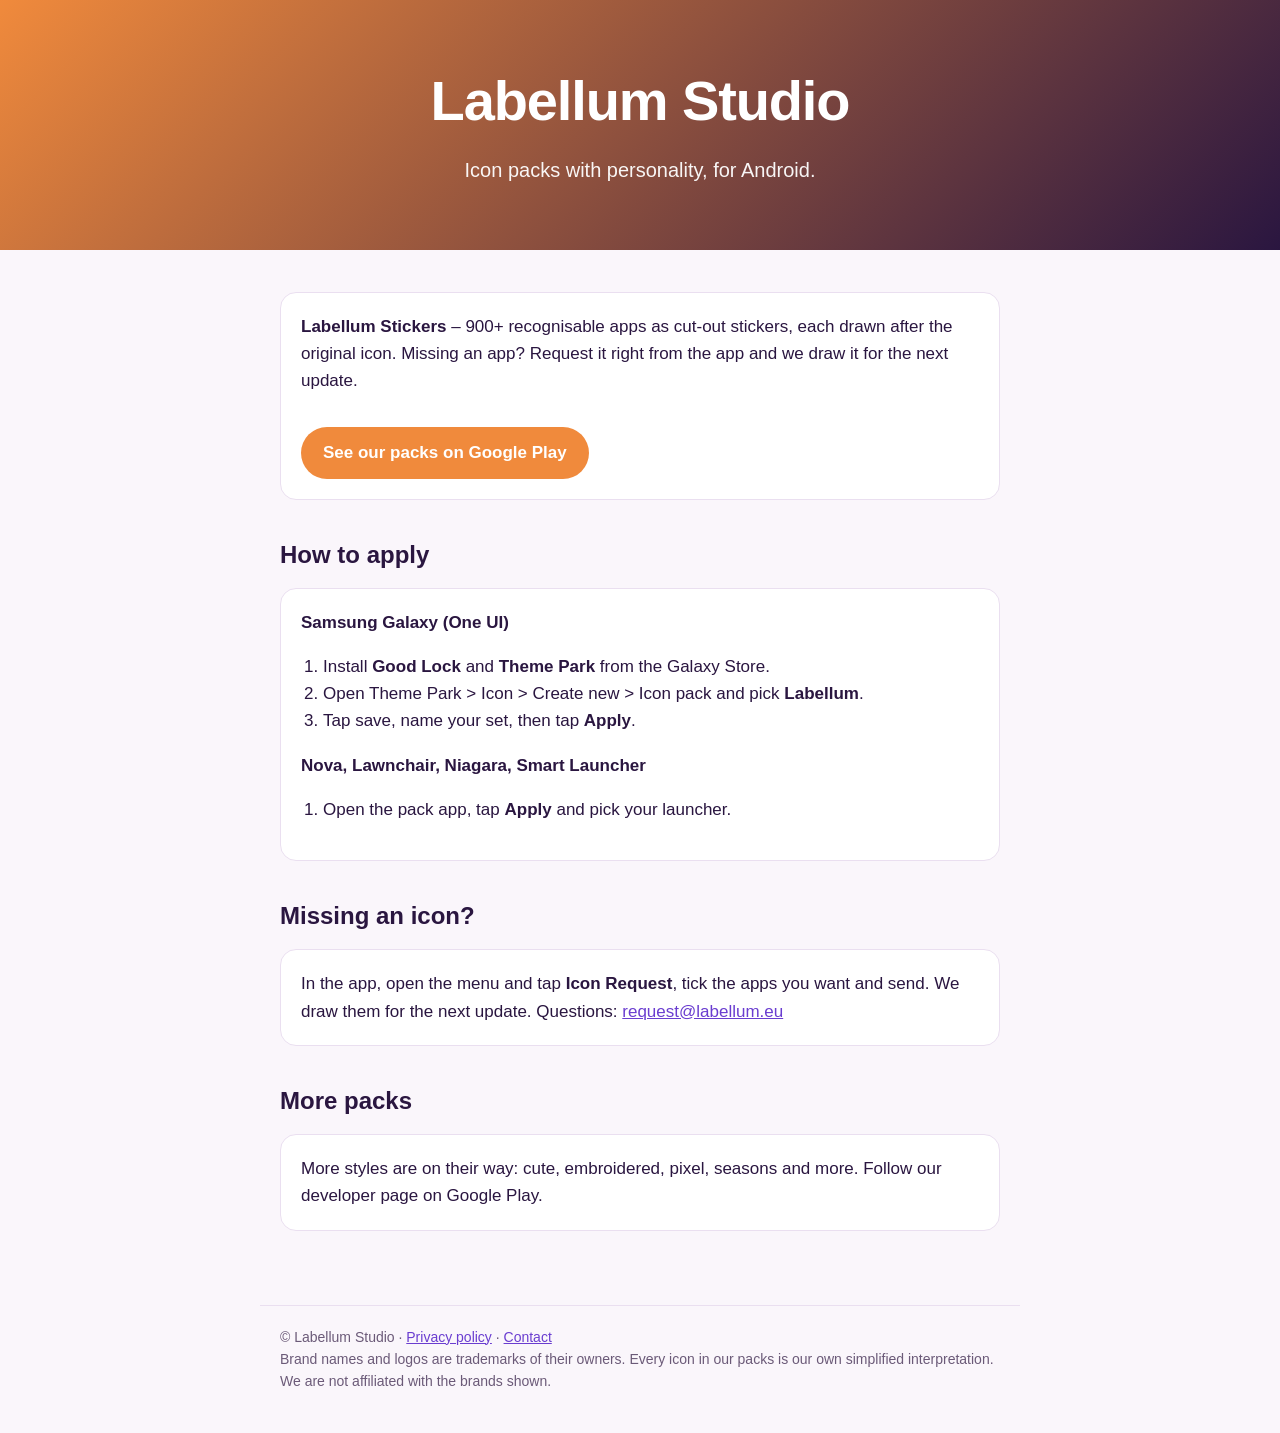
<file: index.html>
<!DOCTYPE html><html lang="en"><head><meta charset="utf-8"><meta name="viewport" content="width=device-width,initial-scale=1"><title>Labellum Studio – icon packs with personality</title><meta name="description" content="Icon packs for Android with recognisable, redrawn app icons. Request any missing app right from the app."><link rel="stylesheet" href="style.css"></head><body>
<header><h1>Labellum Studio</h1><p>Icon packs with personality, for Android.</p></header>
<main>
<div class="card"><b>Labellum Stickers</b> – 900+ recognisable apps as cut-out stickers, each drawn after the original icon. Missing an app? Request it right from the app and we draw it for the next update.<br><br><a class="btn" href="https://play.google.com/store/search?q=pub%3ALabellum%20Studio&amp;c=apps">See our packs on Google Play</a></div>
<h2>How to apply</h2>
<div class="card"><b>Samsung Galaxy (One UI)</b><ol><li>Install <b>Good Lock</b> and <b>Theme Park</b> from the Galaxy Store.</li><li>Open Theme Park &gt; Icon &gt; Create new &gt; Icon pack and pick <b>Labellum</b>.</li><li>Tap save, name your set, then tap <b>Apply</b>.</li></ol><b>Nova, Lawnchair, Niagara, Smart Launcher</b><ol><li>Open the pack app, tap <b>Apply</b> and pick your launcher.</li></ol></div>
<h2>Missing an icon?</h2>
<div class="card">In the app, open the menu and tap <b>Icon Request</b>, tick the apps you want and send. We draw them for the next update. Questions: <a href="mailto:request@labellum.eu">request@labellum.eu</a></div>
<h2>More packs</h2>
<div class="card">More styles are on their way: cute, embroidered, pixel, seasons and more. Follow our developer page on Google Play.</div>
</main>
<footer>© Labellum Studio · <a href="privacy.html">Privacy policy</a> · <a href="mailto:request@labellum.eu">Contact</a><br>Brand names and logos are trademarks of their owners. Every icon in our packs is our own simplified interpretation. We are not affiliated with the brands shown.</footer></body></html>
</file>
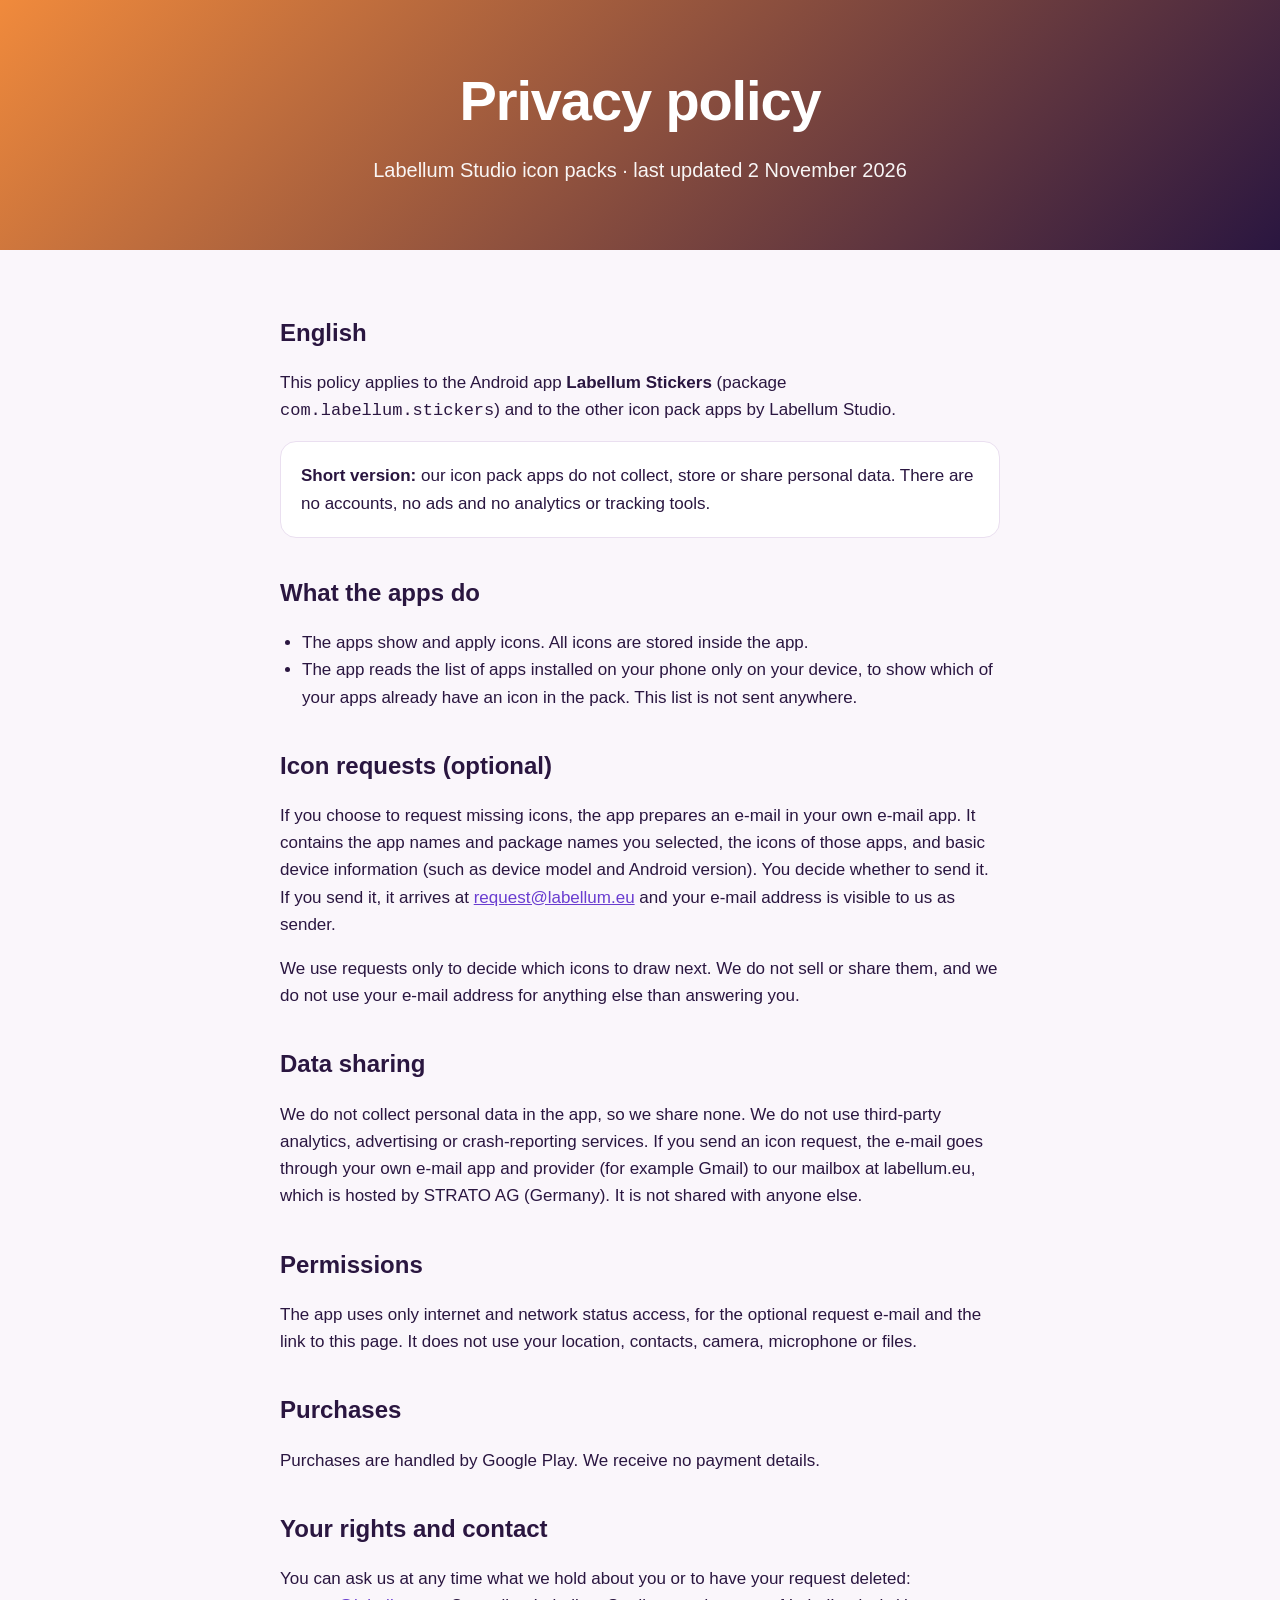
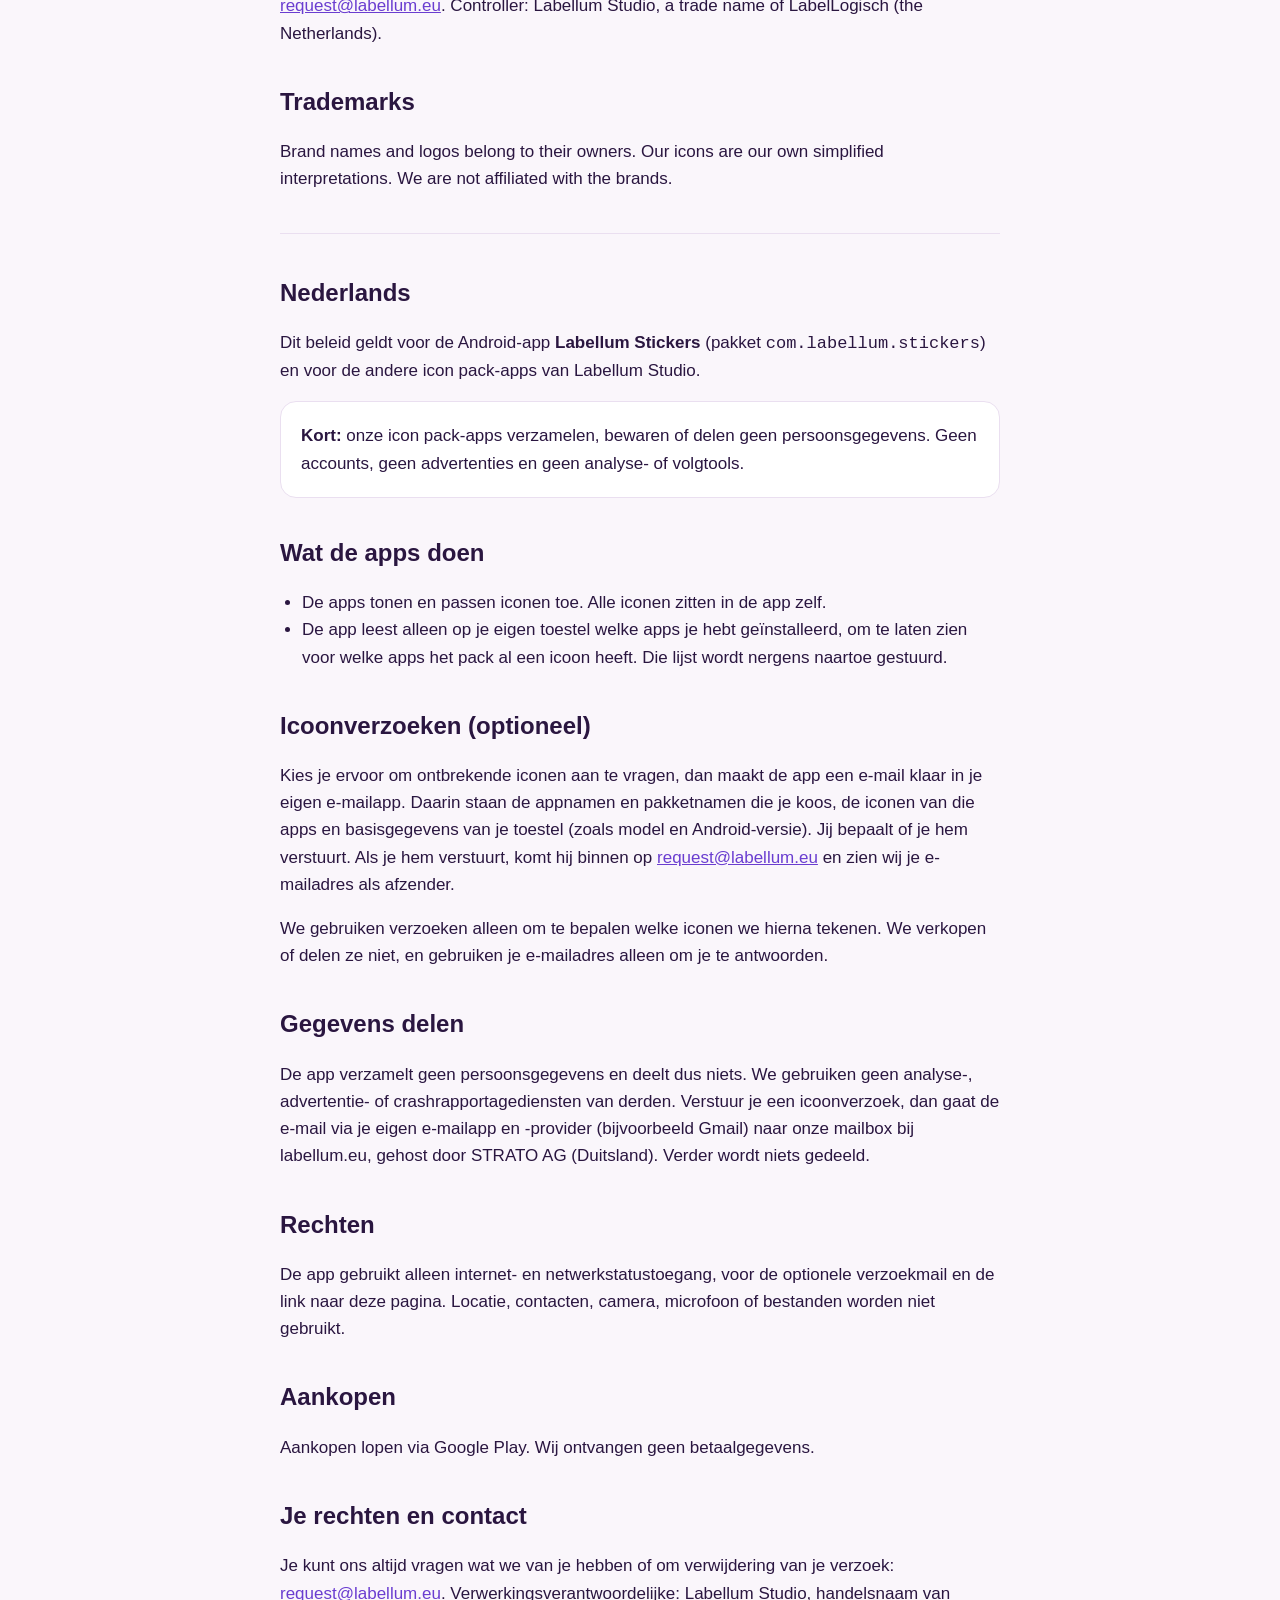
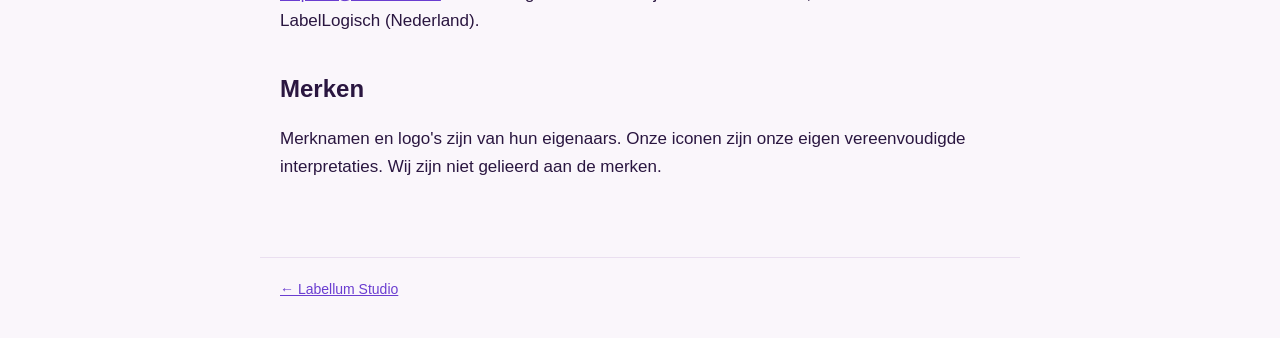
<file: privacy.html>
<!DOCTYPE html><html lang="en"><head><meta charset="utf-8"><meta name="viewport" content="width=device-width,initial-scale=1"><title>Privacy policy – Labellum Studio</title><link rel="stylesheet" href="style.css"></head><body>
<header><h1>Privacy policy</h1><p>Labellum Studio icon packs · last updated 2 November 2026</p></header>
<main>
<h2>English</h2>
<p>This policy applies to the Android app <b>Labellum Stickers</b> (package <code>com.labellum.stickers</code>) and to the other icon pack apps by Labellum Studio.</p>
<div class="card"><b>Short version:</b> our icon pack apps do not collect, store or share personal data. There are no accounts, no ads and no analytics or tracking tools.</div>
<h2>What the apps do</h2>
<ul><li>The apps show and apply icons. All icons are stored inside the app.</li><li>The app reads the list of apps installed on your phone only on your device, to show which of your apps already have an icon in the pack. This list is not sent anywhere.</li></ul>
<h2>Icon requests (optional)</h2>
<p>If you choose to request missing icons, the app prepares an e-mail in your own e-mail app. It contains the app names and package names you selected, the icons of those apps, and basic device information (such as device model and Android version). You decide whether to send it. If you send it, it arrives at <a href="mailto:request@labellum.eu">request@labellum.eu</a> and your e-mail address is visible to us as sender.</p>
<p>We use requests only to decide which icons to draw next. We do not sell or share them, and we do not use your e-mail address for anything else than answering you.</p>
<h2>Data sharing</h2><p>We do not collect personal data in the app, so we share none. We do not use third-party analytics, advertising or crash-reporting services. If you send an icon request, the e-mail goes through your own e-mail app and provider (for example Gmail) to our mailbox at labellum.eu, which is hosted by STRATO AG (Germany). It is not shared with anyone else.</p>
<h2>Permissions</h2><p>The app uses only internet and network status access, for the optional request e-mail and the link to this page. It does not use your location, contacts, camera, microphone or files.</p>
<h2>Purchases</h2><p>Purchases are handled by Google Play. We receive no payment details.</p>
<h2>Your rights and contact</h2><p>You can ask us at any time what we hold about you or to have your request deleted: <a href="mailto:request@labellum.eu">request@labellum.eu</a>. Controller: Labellum Studio, a trade name of LabelLogisch (the Netherlands).</p>
<h2>Trademarks</h2><p>Brand names and logos belong to their owners. Our icons are our own simplified interpretations. We are not affiliated with the brands.</p>
<hr style="margin:40px 0;border:0;border-top:1px solid #eadff0">
<h2>Nederlands</h2>
<p>Dit beleid geldt voor de Android-app <b>Labellum Stickers</b> (pakket <code>com.labellum.stickers</code>) en voor de andere icon pack-apps van Labellum Studio.</p>
<div class="card"><b>Kort:</b> onze icon pack-apps verzamelen, bewaren of delen geen persoonsgegevens. Geen accounts, geen advertenties en geen analyse- of volgtools.</div>
<h2>Wat de apps doen</h2>
<ul><li>De apps tonen en passen iconen toe. Alle iconen zitten in de app zelf.</li><li>De app leest alleen op je eigen toestel welke apps je hebt geïnstalleerd, om te laten zien voor welke apps het pack al een icoon heeft. Die lijst wordt nergens naartoe gestuurd.</li></ul>
<h2>Icoonverzoeken (optioneel)</h2>
<p>Kies je ervoor om ontbrekende iconen aan te vragen, dan maakt de app een e-mail klaar in je eigen e-mailapp. Daarin staan de appnamen en pakketnamen die je koos, de iconen van die apps en basisgegevens van je toestel (zoals model en Android-versie). Jij bepaalt of je hem verstuurt. Als je hem verstuurt, komt hij binnen op <a href="mailto:request@labellum.eu">request@labellum.eu</a> en zien wij je e-mailadres als afzender.</p>
<p>We gebruiken verzoeken alleen om te bepalen welke iconen we hierna tekenen. We verkopen of delen ze niet, en gebruiken je e-mailadres alleen om je te antwoorden.</p>
<h2>Gegevens delen</h2><p>De app verzamelt geen persoonsgegevens en deelt dus niets. We gebruiken geen analyse-, advertentie- of crashrapportagediensten van derden. Verstuur je een icoonverzoek, dan gaat de e-mail via je eigen e-mailapp en -provider (bijvoorbeeld Gmail) naar onze mailbox bij labellum.eu, gehost door STRATO AG (Duitsland). Verder wordt niets gedeeld.</p>
<h2>Rechten</h2><p>De app gebruikt alleen internet- en netwerkstatustoegang, voor de optionele verzoekmail en de link naar deze pagina. Locatie, contacten, camera, microfoon of bestanden worden niet gebruikt.</p>
<h2>Aankopen</h2><p>Aankopen lopen via Google Play. Wij ontvangen geen betaalgegevens.</p>
<h2>Je rechten en contact</h2><p>Je kunt ons altijd vragen wat we van je hebben of om verwijdering van je verzoek: <a href="mailto:request@labellum.eu">request@labellum.eu</a>. Verwerkingsverantwoordelijke: Labellum Studio, handelsnaam van LabelLogisch (Nederland).</p>
<h2>Merken</h2><p>Merknamen en logo's zijn van hun eigenaars. Onze iconen zijn onze eigen vereenvoudigde interpretaties. Wij zijn niet gelieerd aan de merken.</p>
</main><footer><a href="index.html">← Labellum Studio</a></footer></body></html>
</file>
<file: style.css>
:root{--ink:#2a1640;--soft:#6b5a78;--acc:#f08a3c;--bg:#faf6fb;--card:#fff;--line:#eadff0}
*{box-sizing:border-box}body{margin:0;font:17px/1.6 -apple-system,BlinkMacSystemFont,"Segoe UI",Inter,Roboto,sans-serif;color:var(--ink);background:var(--bg)}
header{background:linear-gradient(135deg,#f08a3c,#2a1640);color:#fff;padding:56px 20px 64px;text-align:center}
header h1{margin:0 0 8px;font-size:clamp(34px,7vw,56px);letter-spacing:-.02em}header p{margin:0;font-size:20px;opacity:.95}
main{max-width:760px;margin:0 auto;padding:28px 20px 60px}h2{margin:36px 0 10px;font-size:24px}
.card{background:var(--card);border:1px solid var(--line);border-radius:16px;padding:20px;margin:14px 0}
.btn{display:inline-block;background:var(--acc);color:#fff;text-decoration:none;font-weight:700;padding:12px 22px;border-radius:999px;margin-top:6px}
a{color:#6a3dd0}ol,ul{padding-left:22px}.muted{color:var(--soft);font-size:15px}
footer{max-width:760px;margin:0 auto;padding:0 20px 40px;color:var(--soft);font-size:14px;border-top:1px solid var(--line);padding-top:20px}
</file>
